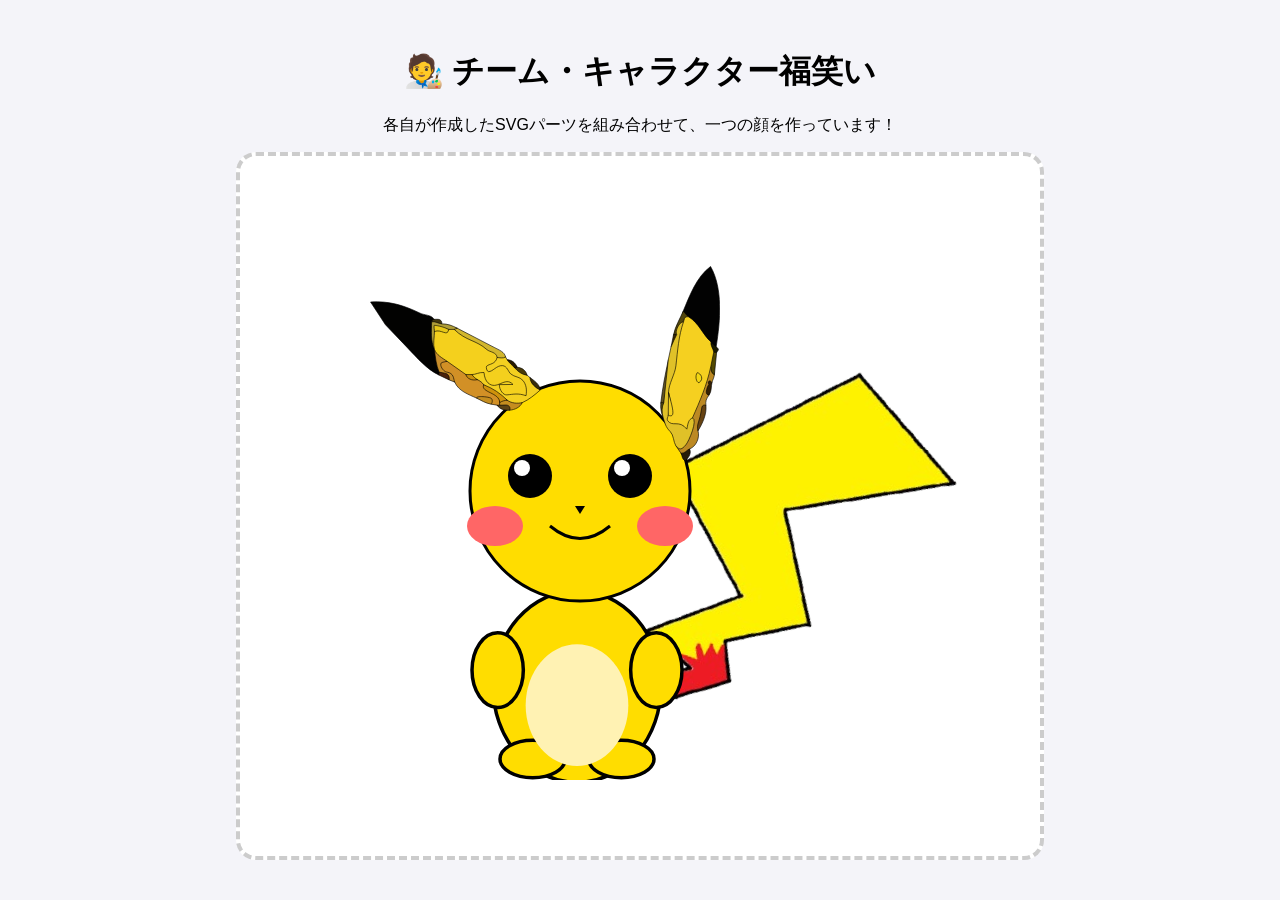
<file: huku warai/index.html>
<!DOCTYPE html>
<html lang="ja">
 
<head>  
    <meta charset="UTF-8">
    <meta name="viewport" content="width=device-width, initial-scale=1.0">
    <title>福笑いをやってみよう！</title>
    <style>
        body {
            text-align: center;
            background-color: #f4f4f9;
            font-family: sans-serif;
            margin-top: 50px;
        }

        /* キャンバス（福笑いの台紙）の設定 */
        .fukuwarai-canvas {
            position: relative;
            /* 子要素の基準位置にする */
            width: 800px;
            height: 700px;
            margin: 0 auto;
            background-color: #ffffff;
            border: 4px dashed #ccc;
            border-radius: 20px;
            overflow: hidden;
        }

        /* 全てのパーツに共通する設定 */
        .part {
            position: absolute;
            /* キャンバス内の自由な位置に配置 */
            /* トランジションをつけて、後からJSで動かす時になめらかにする準備 */
            transition: all 0.3s ease;
        }

        /* 各パーツの配置位置（ここを調整して福笑いを完成させる） */
        .face {
            top: 180px;
            left: 190px;
            width: 300px;
            z-index: 3;
        }

        .ears {
            top: 110px;
            left: 130px;
            width: 350px;
            z-index: 4;
        }

        .body {
            top: 320px;
            left: 197px;
            width: 280px;
            z-index: 2;
        }

        .tail {
            top: 100px;
            left: 270px;
            width: 560px;
            z-index: 1;
            transform: rotate(10deg);
            transform-origin: center;
        }
    </style>
</head>

<body>

    <h1>🧑‍🎨 チーム・キャラクター福笑い</h1>
    <p>各自が作成したSVGパーツを組み合わせて、一つの顔を作っています！</p>

    <div class="fukuwarai-canvas">
        <img src="頭.svg" alt="輪郭" class="part face">
        <img src="耳.svg" alt="目" class="part ears">
        <img src="体.svg" alt="鼻" class="part body">
        <img src="tail.svg" alt="口" class="part tail">
    </div>

</body>

</html>
</file>
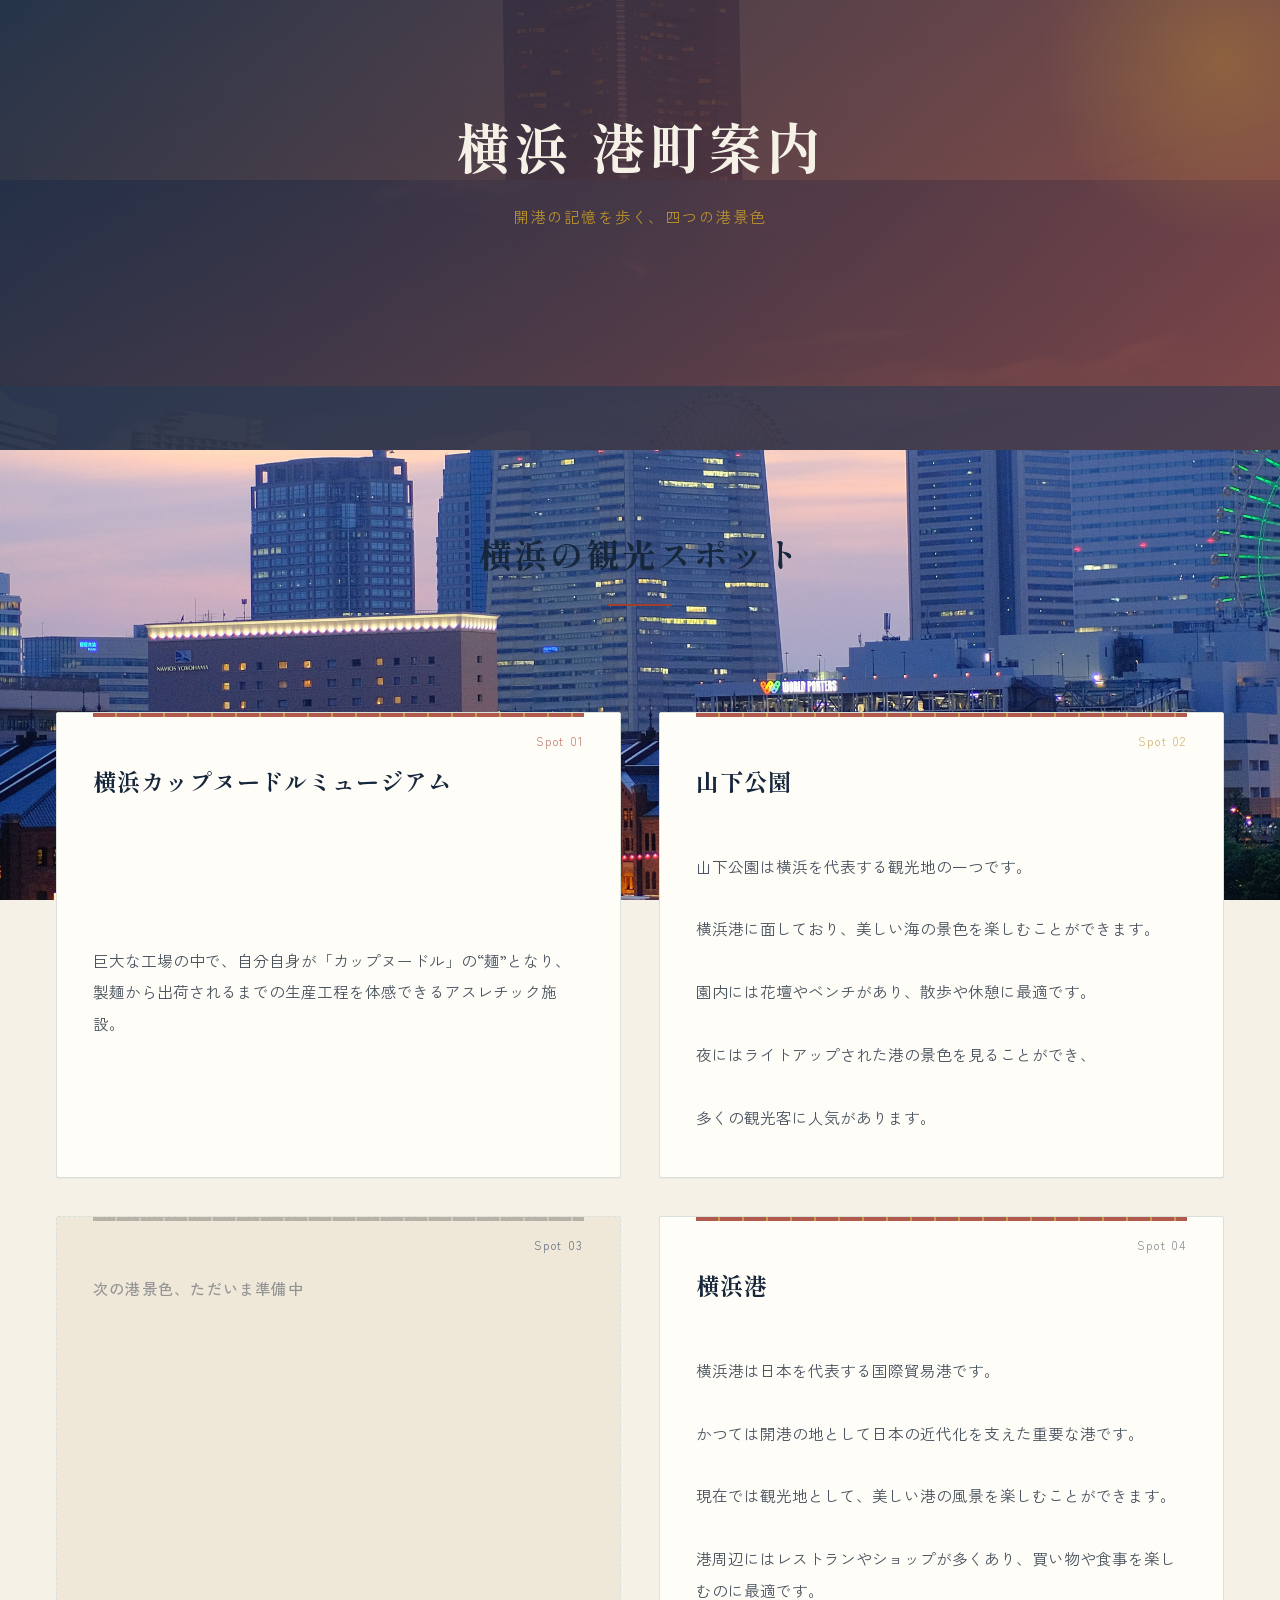
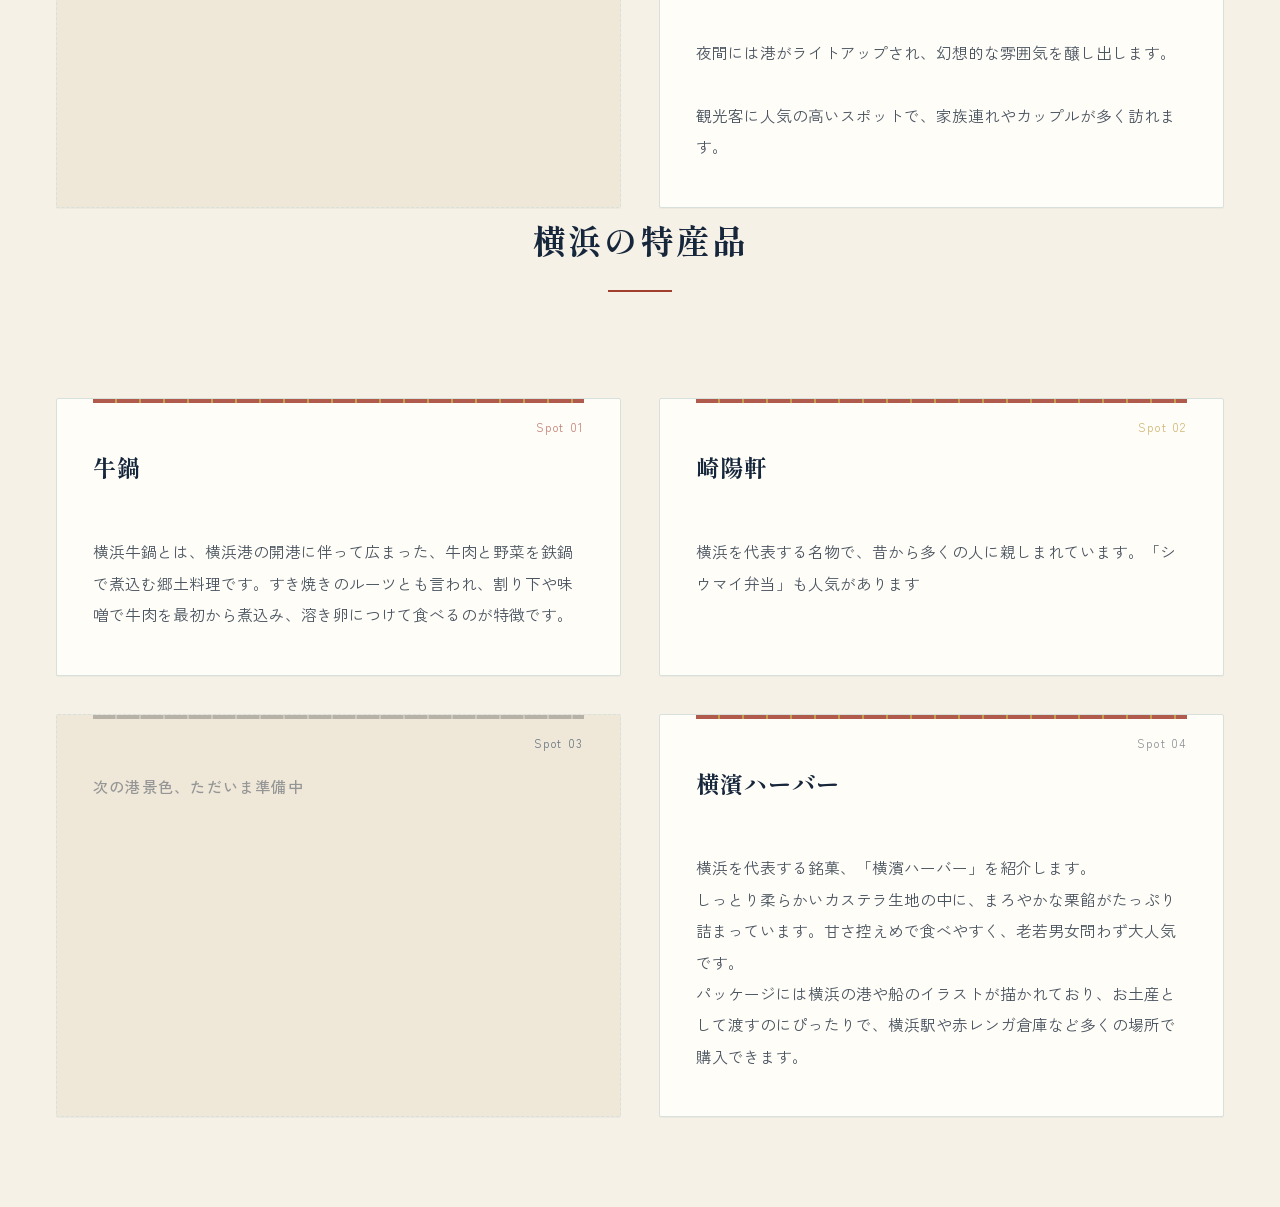
<file: yokohama kankou1/index.html>
<!DOCTYPE html>
<html lang="ja">

<head>  
  <meta charset="UTF-8">
  <meta name="viewport" content="width=device-width, initial-scale=1.0">

  <title>横浜 港町案内</title>

  <!-- 共通CSS -->
  <link rel="stylesheet" href="css/common.css">

  <!-- 各メンバー用CSS -->
  <link rel="stylesheet" href="css/st-a.css">
  <link rel="stylesheet" href="css/st-b.css">
  <link rel="stylesheet" href="css/st-c.css">
  <link rel="stylesheet" href="css/st-d.css">
</head>

<body>
  <header class="site-header">
    <h1></h1>
    <p></p>
  </header>



  <main>

    <!-- 観光スポット-->
    <section id="st-a" class="shock-card">
      <h2>横浜の観光スポット</h2>
      <div class="member1">
        <h3>横浜カップヌードルミュージアム</h3>
        <p>
        巨大な工場の中で、自分自身が「カップヌードル」の“麺”となり、製麺から出荷されるまでの生産工程を体感できるアスレチック施設。
        </p>
      </div>

      <div class="member2">
        <h4>山下公園</h4>
        <p>
        山下公園は横浜を代表する観光地の一つです。

        横浜港に面しており、美しい海の景色を楽しむことができます。

        園内には花壇やベンチがあり、散歩や休憩に最適です。

        夜にはライトアップされた港の景色を見ることができ、

        多くの観光客に人気があります。
        </p>
      </div>

      <div class="member3">
        <h3></h3>
        <p>

        </p>
      </div>

      <div class="member4">
        <h4>横浜港</h4>
        <p>
        横浜港は日本を代表する国際貿易港です。

        かつては開港の地として日本の近代化を支えた重要な港です。

        現在では観光地として、美しい港の風景を楽しむことができます。

        港周辺にはレストランやショップが多くあり、買い物や食事を楽しむのに最適です。

        夜間には港がライトアップされ、幻想的な雰囲気を醸し出します。

        観光客に人気の高いスポットで、家族連れやカップルが多く訪れます。
        </p>
      </div>
    </section>



    <!-- 特産品 -->
    <section id="st-b" class="shock-card">
    <h2>横浜の特産品</h2>

      <div class="member1">
        <h3>牛鍋</h3>
        <p>
        横浜牛鍋とは、横浜港の開港に伴って広まった、牛肉と野菜を鉄鍋で煮込む郷土料理です。すき焼きのルーツとも言われ、割り下や味噌で牛肉を最初から煮込み、溶き卵につけて食べるのが特徴です。
        </p>
      </div>

      <div class="member2">
        <h4>崎陽軒</h4>
        <p>
        横浜を代表する名物で、昔から多くの人に親しまれています。「シウマイ弁当」も人気があります

        </p>
      </div>

      <div class="member3">
        <h3></h3>
        <p>

        </p>
      </div>

      <div class="member4">
        <h4>横濱ハーバー</h4>
        <p>
       横浜を代表する銘菓、「横濱ハーバー」を紹介します。
しっとり柔らかいカステラ生地の中に、まろやかな栗餡がたっぷり詰まっています。甘さ控えめで食べやすく、老若男女問わず大人気です。
パッケージには横浜の港や船のイラストが描かれており、お土産として渡すのにぴったりで、横浜駅や赤レンガ倉庫など多くの場所で購入できます。
        </p>
      </div>
    </section>

  </main>

</body>

</html>
</file>
<file: yokohama kankou1/css/common.css>
/* ============================================================
   横浜 港町案内 ― 共通デザインシステム
   テーマ：開港の港、赤レンガ倉庫、真鍮の灯
   ============================================================ */

@import url('https://fonts.googleapis.com/css2?family=Shippori+Mincho:wght@500;700;800&family=Zen+Kaku+Gothic+New:wght@300;400;500;700&display=swap');

:root {
  /* ---- カラートークン ---- */
  --paper:      #F6F1E7;   /* 古地図のような生成り紙 */
  --paper-deep: #EFE7D8;
  --navy:       #16263B;   /* 港の夜 */
  --navy-soft:  #233A56;
  --brick:      #A23E2E;   /* 赤レンガ倉庫 */
  --brass:      #B8902F;   /* 灯台の真鍮 */
  --ink:        #20242B;
  --ink-soft:   #4B5560;
  --mist:       #D8E0DC;

  /* ---- タイポグラフィ ---- */
  --font-display: "Shippori Mincho", serif;
  --font-body:    "Zen Kaku Gothic New", sans-serif;

  /* ---- レイアウト ---- */
  --gutter: clamp(20px, 5vw, 56px);
  --radius: 2px;
}

* { box-sizing: border-box; }

html { scroll-behavior: smooth; }

body {
  margin: 0;
  background: var(--paper) url(../images/page-bg.jpg) center / cover fixed;
  color: var(--ink);
  font-family: var(--font-body);
  line-height: 1.9;
  -webkit-font-smoothing: antialiased;
}

/* ============================================================
   ヘッダー：港の夜と灯台の灯り
   ============================================================ */

.site-header {
  position: relative;
  background: linear-gradient(135deg, rgba(22,38,59,.92), rgba(162,62,46,.85)), url(../images/header-bg.jpg) center bottom / contain no-repeat;
  background-attachment: fixed;
  color: var(--paper);
  padding: clamp(64px, 12vh, 120px) var(--gutter) clamp(56px, 9vh, 96px);
  min-height: 450px;
  overflow: hidden;
  isolation: isolate;
}

/* 波の地平線（シグネチャー要素の予告） */
.site-header::before {
  content: "";
  position: absolute;
  left: 0; right: 0; bottom: 0;
  height: 64px;
  background-image:
    radial-gradient(circle at 10% 100%, transparent 18px, var(--navy-soft) 19px),
    radial-gradient(circle at 30% 100%, transparent 18px, var(--navy-soft) 19px),
    radial-gradient(circle at 50% 100%, transparent 18px, var(--navy-soft) 19px),
    radial-gradient(circle at 70% 100%, transparent 18px, var(--navy-soft) 19px),
    radial-gradient(circle at 90% 100%, transparent 18px, var(--navy-soft) 19px);
  background-size: 20% 64px;
  opacity: .55;
  z-index: 0;
}

.site-header::after {
  /* 灯台の光暈 */
  content: "";
  position: absolute;
  top: -120px; right: -120px;
  width: 360px; height: 360px;
  background: radial-gradient(circle, rgba(184,144,47,.35), transparent 70%);
  z-index: 0;
}

.site-header h1,
.site-header p {
  position: relative;
  z-index: 1;
  max-width: 880px;
  margin: 0 auto;
  text-align: center;
}

.site-header h1 {
  font-family: var(--font-display);
  font-weight: 800;
  font-size: clamp(2.1rem, 5vw, 3.4rem);
  letter-spacing: .08em;
  line-height: 1.4;
}

/* 内容が空の見出し・段落も、見た目が崩れないように */
.site-header h1:empty::before {
  content: "横浜 港町案内";
}
.site-header p:empty::before {
  content: "開港の記憶を歩く、四つの港景色";
  font-family: var(--font-body);
  font-size: .95rem;
  letter-spacing: .12em;
  color: var(--brass);
  display: block;
  margin-top: 18px;
}
.site-header p:not(:empty) {
  margin-top: 18px;
  font-size: .95rem;
  letter-spacing: .12em;
  color: var(--brass);
}

/* ============================================================
   メインコンテナ
   ============================================================ */

main {
  display: block;
  padding: clamp(48px, 8vh, 96px) var(--gutter) clamp(72px, 10vh, 128px);
}

.shock-card {
  max-width: 1180px;
  margin: 0 auto;
}

.shock-card > h2 {
  font-family: var(--font-display);
  font-weight: 700;
  font-size: clamp(1.5rem, 3vw, 2.1rem);
  color: var(--navy);
  text-align: center;
  letter-spacing: .06em;
  margin: 0 0 12px;
}

.shock-card > h2:empty::before {
  content: "港町に残る、四つの景色";
}

.shock-card > h2::after {
  content: "";
  display: block;
  width: 64px;
  height: 2px;
  background: var(--brick);
  margin: 18px auto 56px;
}

/* ============================================================
   メンバーカード共通スタイル（グリッド）
   ============================================================ */

.shock-card {
  display: grid;
}

.shock-card > div[class^="member"] {
  display: grid;
}

/* グリッド本体は h2 の下、4枚を 2x2 に */
.shock-card > h2 { grid-column: 1 / -1; }

.shock-card {
  grid-template-columns: repeat(2, minmax(0, 1fr));
  gap: clamp(24px, 3vw, 40px);
}

@media (max-width: 760px) {
  .shock-card { grid-template-columns: 1fr; }
}

div[class^="member"] {
  position: relative;
  background: #FFFDF8;
  border: 1px solid var(--mist);
  border-radius: var(--radius);
  padding: clamp(28px, 4vw, 40px) clamp(24px, 3.5vw, 36px) clamp(32px, 4vw, 44px);
  box-shadow: 0 1px 0 rgba(22,38,59,.04);
  transition: transform .35s ease, box-shadow .35s ease, border-color .35s ease;
}

div[class^="member"]:hover {
  transform: translateY(-4px);
  box-shadow: 0 18px 36px -22px rgba(22,38,59,.35);
}

/* レンガを模した上辺の帯 */
div[class^="member"]::before {
  content: "";
  position: absolute;
  top: 0; left: clamp(24px, 3.5vw, 36px); right: clamp(24px, 3.5vw, 36px);
  height: 4px;
  background: repeating-linear-gradient(
    90deg,
    var(--brick) 0 22px,
    var(--brass) 22px 24px
  );
  opacity: .85;
}

div[class^="member"] h3,
div[class^="member"] h4 {
  font-family: var(--font-display);
  font-weight: 700;
  font-size: clamp(1.15rem, 2vw, 1.45rem);
  color: var(--navy);
  margin: 6px 0 0;
  letter-spacing: .04em;
}

div[class^="member"] p {
  margin: 16px 0 0;
  color: var(--ink-soft);
  font-size: .98rem;
  line-height: 2;
  white-space: pre-line;
}

/* 段落内の余分な空行・字下げを詰める */
div[class^="member"] p {
  text-indent: 0;
}

/* ============================================================
   空のカード（member1 / member3）：準備中の演出
   ============================================================ */

div[class^="member"] h3:empty,
div[class^="member"] h4:empty {
  display: block;
  height: 1.45rem;
}

div[class^="member"] h3:empty::before,
div[class^="member"] h4:empty::before {
  content: "次の港景色、ただいま準備中";
  font-family: var(--font-body);
  font-weight: 500;
  font-size: .95rem;
  letter-spacing: .08em;
  color: var(--ink-soft);
  opacity: .55;
}

div[class^="member"] p:empty {
  display: grid;
  place-items: center;
  min-height: 92px;
  margin-top: 22px;
  border: 1px dashed var(--mist);
  border-radius: var(--radius);
}

div[class^="member"] p:empty::before {
  content: "⚓";
  font-size: 1.4rem;
  color: var(--brass);
  opacity: .6;
}

/* 内容が空のカードは少し静かに見せる */
div[class^="member"]:has(h3:empty, h4:empty) {
  background: var(--paper-deep);
  border-style: dashed;
}

div[class^="member"]:has(h3:empty, h4:empty)::before {
  opacity: .35;
  filter: grayscale(1);
}
</file>
<file: yokohama kankou1/css/st-a.css>
/* member1 ― Spot 01 */
.member1 { --spot-color: var(--brick); }

.member1::after {
  content: "Spot 01";
  position: absolute;
  top: 18px; right: clamp(24px, 3.5vw, 36px);
  font-family: var(--font-body);
  font-size: .72rem;
  letter-spacing: .14em;
  color: var(--brick);
  opacity: .65;
}
</file>
<file: yokohama kankou1/css/st-b.css>
/* member2 ― Spot 02 */
.member2 { --spot-color: var(--brass); }

.member2::after {
  content: "Spot 02";
  position: absolute;
  top: 18px; right: clamp(24px, 3.5vw, 36px);
  font-family: var(--font-body);
  font-size: .72rem;
  letter-spacing: .14em;
  color: var(--brass);
  opacity: .65;
}
</file>
<file: yokohama kankou1/css/st-c.css>
/* member3 ― Spot 03 */
.member3 { --spot-color: var(--navy-soft); }

.member3::after {
  content: "Spot 03";
  position: absolute;
  top: 18px; right: clamp(24px, 3.5vw, 36px);
  font-family: var(--font-body);
  font-size: .72rem;
  letter-spacing: .14em;
  color: var(--navy-soft);
  opacity: .65;
}
</file>
<file: yokohama kankou1/css/st-d.css>
/* member4 ― Spot 04 */
.member4 { --spot-color: var(--ink-soft); }

.member4::after {
  content: "Spot 04";
  position: absolute;
  top: 18px; right: clamp(24px, 3.5vw, 36px);
  font-family: var(--font-body);
  font-size: .72rem;
  letter-spacing: .14em;
  color: var(--ink-soft);
  opacity: .65;
}
</file>
